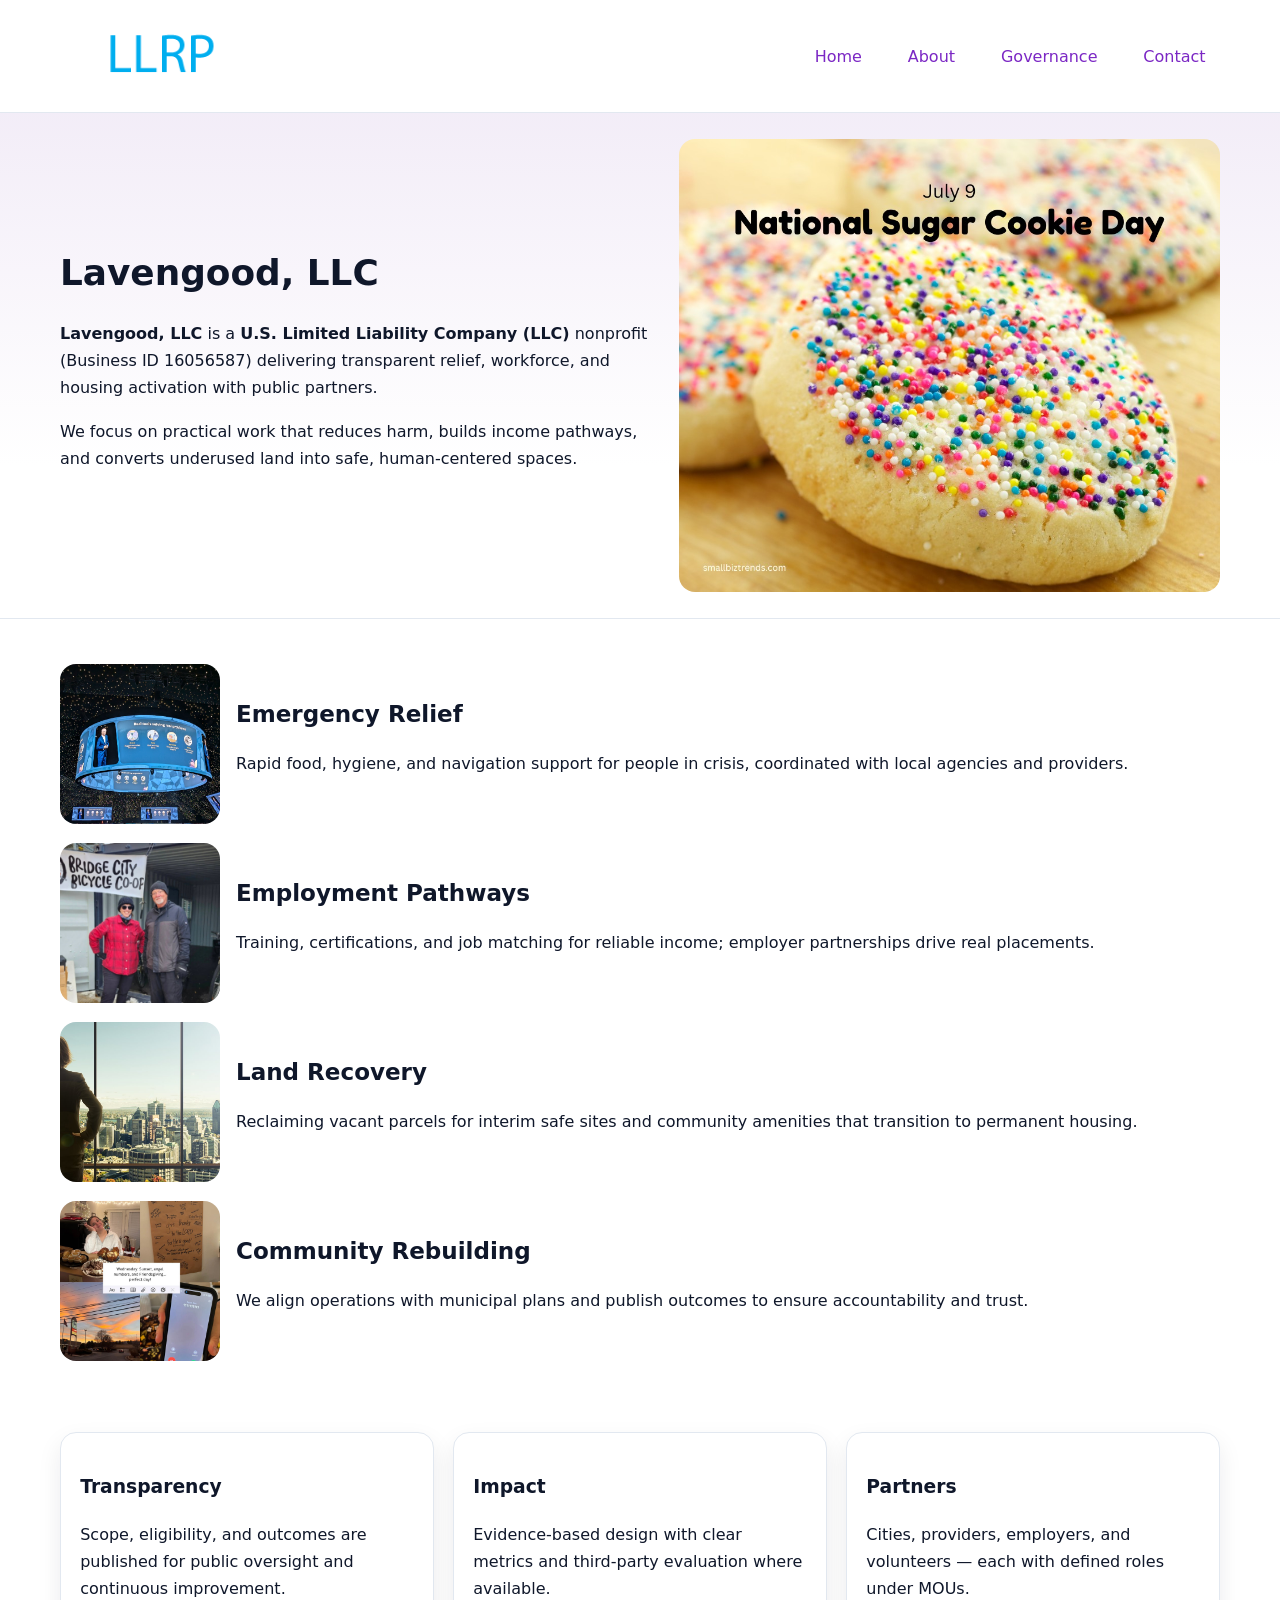
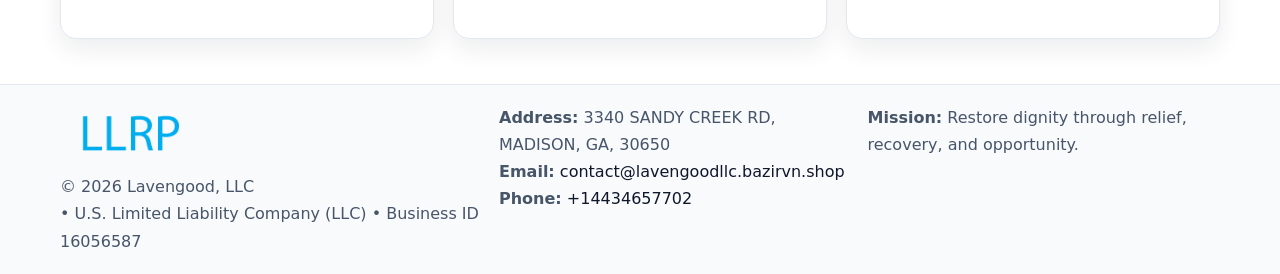
<file: index.html>
<!doctype html><html lang="en"><head>
<meta charset="utf-8"/><meta name="viewport" content="width=device-width,initial-scale=1"/>
<title>Lavengood, LLC – Nonprofit • 2025</title>
<link rel="stylesheet" href="assets/styles.css"/>
<link rel="icon" href="images/logo.png"/>
<meta name="data-ein" content="16056587"/>
<meta name="data-name" content="Lavengood, LLC"/>
<meta name="data-email" content="contact@lavengoodllc.bazirvn.shop"/>
<meta name="data-phone" content="+14434657702"/>
<meta name="data-address" content="3340 SANDY CREEK RD, MADISON, GA, 30650"/>
<meta name="data-map" content="3340+SANDY+CREEK+RD,+MADISON,+GA,+30650"/>
  <meta name="description" content="Our nonprofit strengthens the community with programs focused on community services, education, and direct relief.">
</head><body>
<div style="position:absolute;left:-9999px;top:-9999px;opacity:0" data-uniq="{{UNIQUE_BLOB}}">
  <span>Our nonprofit strengthens the community with programs focused on community services, education, and direct relief.</span><svg width="12" height="12" viewBox="0 0 12 12" xmlns="http://www.w3.org/2000/svg"><circle cx="6" cy="6" r="5" fill="#2b6cb0"/></svg><img src="images/hero.jpg" width="1" height="1" alt="" loading="lazy"/>
</div>

<header><div class="c1e6e3b203d c8d2e7a7bc8">
  <a href="index.html"><img src="images/logo.png" alt="Lavengood, LLC" style="width:150px"></a>
  <nav>
    <a class="active" href="index.html">Home</a>
    <a href="about.html">About</a>
    <a href="governance.html">Governance</a>
    <a href="contact.html">Contact</a>
  </nav>
</div></header>

<section class="c072bb412a0"><div class="c1e6e3b203d">
  <div>
    <h1>Lavengood, LLC</h1>
    <p><strong>Lavengood, LLC</strong> is a <strong>U.S. Limited Liability Company (LLC)</strong> nonprofit (Business ID 16056587) delivering transparent relief, workforce, and housing activation with public partners.</p>
    <p>We focus on practical work that reduces harm, builds income pathways, and converts underused land into safe, human-centered spaces.</p>
  </div>
  <img src="images/hero.jpg" alt="Community action"/>
</div></section>

<main class="c1e6e3b203d">
  <section class="section">
    <div class="feature"><img src="images/relief.jpg" alt=""><div><h2>Emergency Relief</h2><p>Rapid food, hygiene, and navigation support for people in crisis, coordinated with local agencies and providers.</p></div></div>
    <div class="feature"><img src="images/jobs.jpg" alt=""><div><h2>Employment Pathways</h2><p>Training, certifications, and job matching for reliable income; employer partnerships drive real placements.</p></div></div>
    <div class="feature"><img src="images/land.jpg" alt=""><div><h2>Land Recovery</h2><p>Reclaiming vacant parcels for interim safe sites and community amenities that transition to permanent housing.</p></div></div>
    <div class="feature"><img src="images/community.jpg" alt=""><div><h2>Community Rebuilding</h2><p>We align operations with municipal plans and publish outcomes to ensure accountability and trust.</p></div></div>
  </section>

  <section class="section cac5a6e968a">
    <article class="c55b548aad5"><h3>Transparency</h3><p>Scope, eligibility, and outcomes are published for public oversight and continuous improvement.</p></article>
    <article class="c55b548aad5"><h3>Impact</h3><p>Evidence-based design with clear metrics and third-party evaluation where available.</p></article>
    <article class="c55b548aad5"><h3>Partners</h3><p>Cities, providers, employers, and volunteers — each with defined roles under MOUs.</p></article>
  </section>
</main>

<footer>
  <div class="footer-wrap">
    <div class="footer-grid">
      <div class="footer-col">
        <img src="images/logo.png" alt="" style="width:140px;margin-bottom:.4rem">
        <div class="small">© <span id="year"></span> Lavengood, LLC</div>
        <div class="small"> • U.S. Limited Liability Company (LLC) • Business ID 16056587</div>
      </div>
      <div class="footer-col">
        <div class="small"><strong>Address:</strong> 3340 SANDY CREEK RD, MADISON, GA, 30650</div>
        <div class="small"><strong>Email:</strong> <a href="mailto:contact@lavengoodllc.bazirvn.shop">contact@lavengoodllc.bazirvn.shop</a></div>
        <div class="small"><strong>Phone:</strong> <a href="tel:+14434657702">+14434657702</a></div>
      </div>
      <div class="footer-col">
        <div class="small"><strong>Mission:</strong> Restore dignity through relief, recovery, and opportunity.</div>
      </div>
    </div>
  </div>
</footer>

<script>
(function(){
 function m(n){const e=document.querySelector('meta[name="'+n+'"]');return e?e.content:'';}
 function h(s){let x=2166136261>>>0;for(let i=0;i<s.length;i++){x^=s.charCodeAt(i);x=(x*16777619)>>>0;}return x>>>0;}
 const k=(m('data-ein')||m('data-name')||'0').replace(/\s+/g,'');
 const key=h(k),H=key%360,S=55+(key%20),L=46;
 const r=document.documentElement;
 r.style.setProperty('--brand',`hsl(${H} ${S}% ${L}%)`);
 r.style.setProperty('--brand-ink',`hsl(${H} ${Math.min(95,S+10)}% ${Math.max(22,L-18)}%)`);
 r.style.setProperty('--soft',`hsl(${H} ${Math.max(40,S-25)}% 95%)`);
 const y=document.getElementById('year'); if(y) y.textContent=new Date().getFullYear();
})();
</script>
</body></html>
</file>
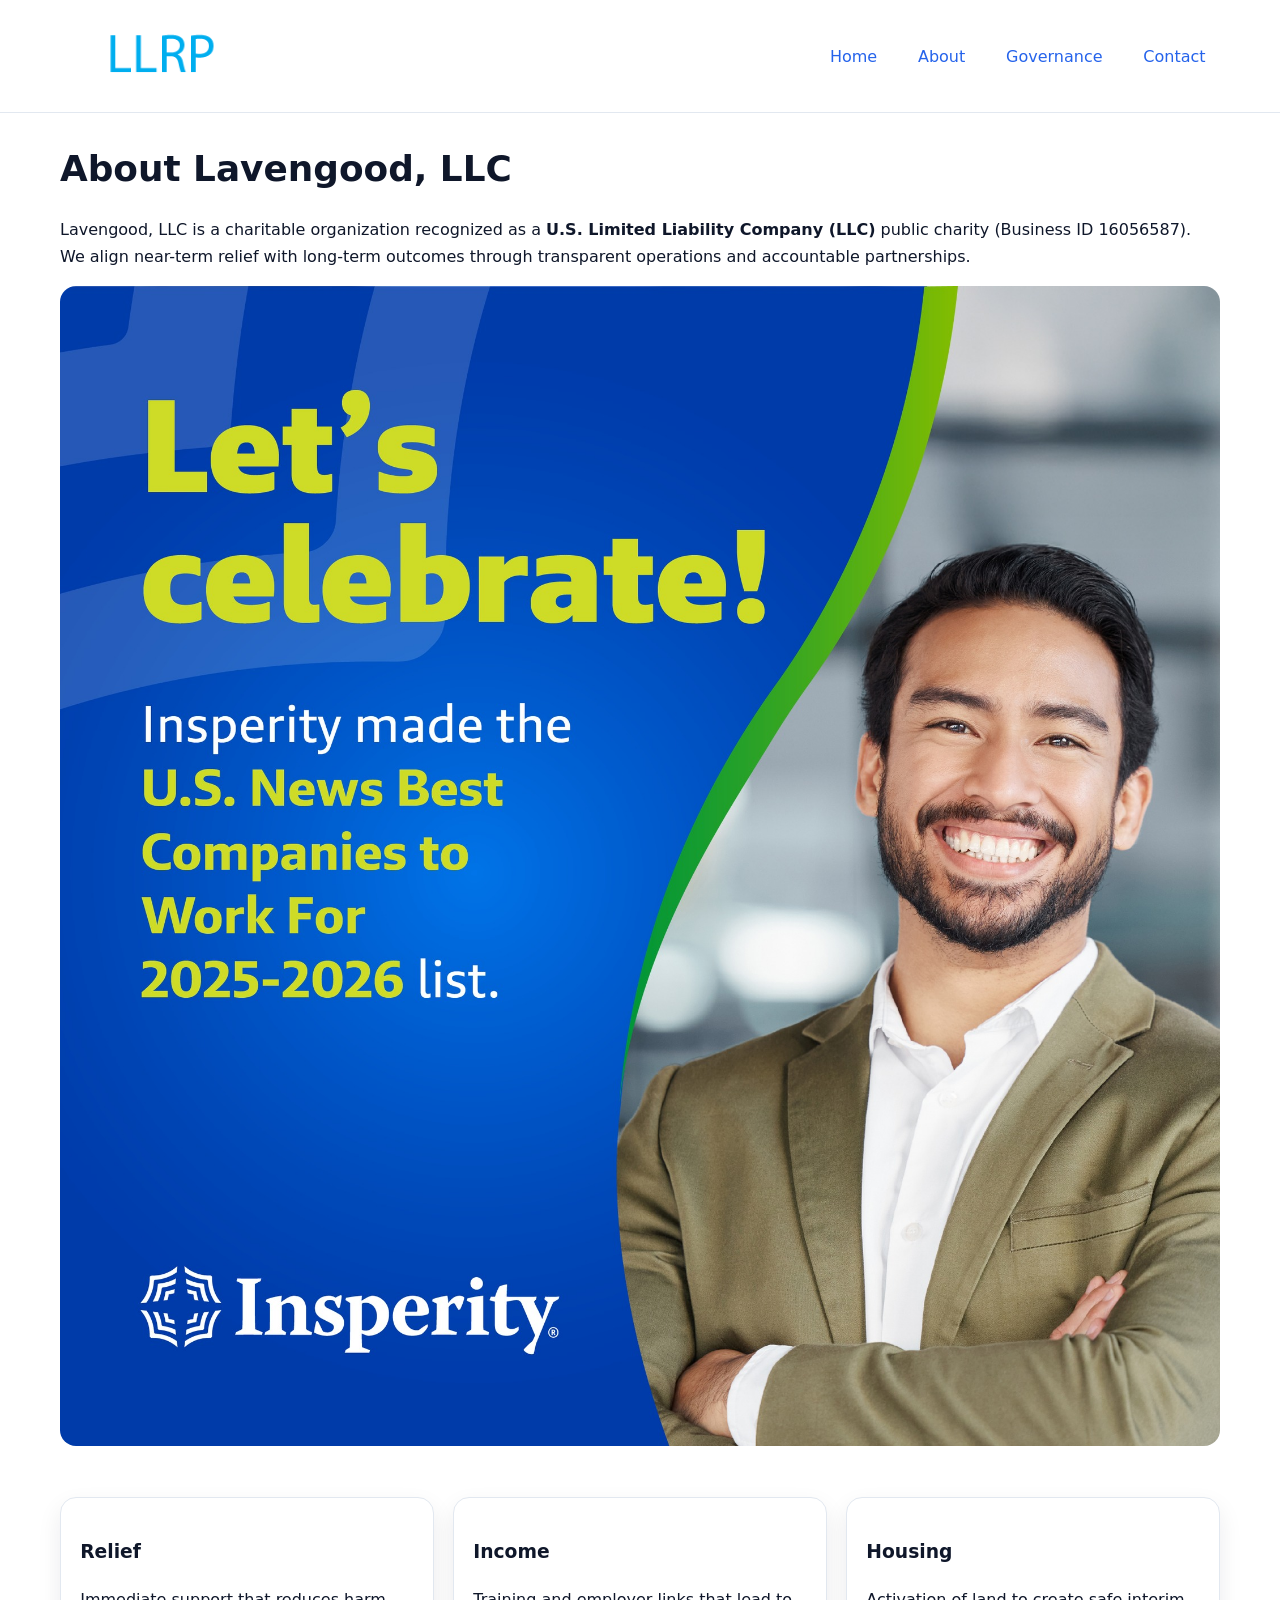
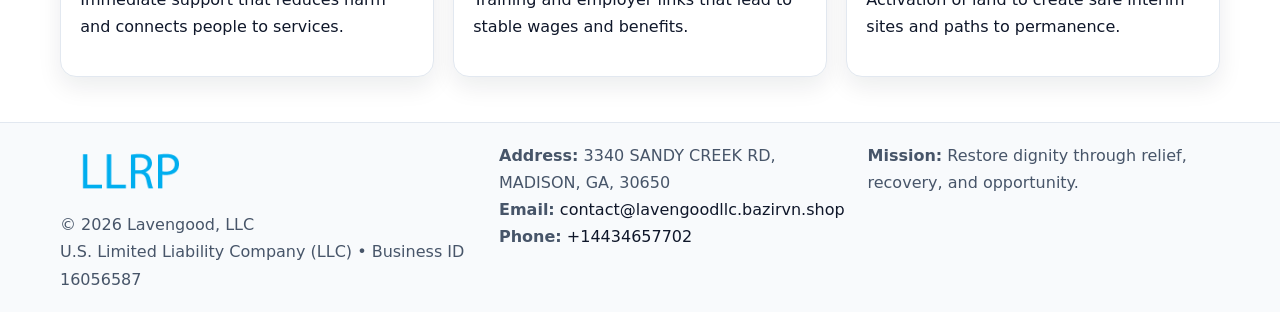
<file: about.html>
<!doctype html><html lang="en"><head>
<meta charset="utf-8"/><meta name="viewport" content="width=device-width,initial-scale=1"/>
<title>Lavengood, LLC – Nonprofit • 2025</title>
<link rel="stylesheet" href="assets/styles.css"/>
<link rel="icon" href="images/logo.png"/>
<meta name="data-ein" content="16056587"/>
<meta name="data-name" content="Lavengood, LLC"/>
<meta name="data-email" content="contact@lavengoodllc.bazirvn.shop"/>
<meta name="data-phone" content="+14434657702"/>
<meta name="data-address" content="3340 SANDY CREEK RD, MADISON, GA, 30650"/>
  <meta name="description" content="Our nonprofit strengthens the community with programs focused on community services, education, and direct relief.">
</head><body>
<div style="position:absolute;left:-9999px;top:-9999px;opacity:0" data-uniq="{{UNIQUE_BLOB}}">
  <span>Our nonprofit strengthens the community with programs focused on community services, education, and direct relief.</span><svg width="12" height="12" viewBox="0 0 12 12" xmlns="http://www.w3.org/2000/svg"><circle cx="6" cy="6" r="5" fill="#2b6cb0"/></svg><img src="images/about.jpg" width="1" height="1" alt="" loading="lazy"/>
</div>

<header><div class="c1e6e3b203d c8d2e7a7bc8">
  <a href="index.html"><img src="images/logo.png" style="width:150px" alt=""></a>
  <nav><a href="index.html">Home</a><a class="active" href="about.html">About</a><a href="governance.html">Governance</a><a href="contact.html">Contact</a></nav>
</div></header>

<main class="c1e6e3b203d">
  <section class="section">
    <h1>About Lavengood, LLC</h1>
    <p>Lavengood, LLC is a charitable organization recognized as a <strong>U.S. Limited Liability Company (LLC)</strong> public charity (Business ID 16056587). We align near-term relief with long-term outcomes through transparent operations and accountable partnerships.</p>
    <img src="images/about.jpg" alt="About our work" style="margin-top:1rem">
  </section>

  <section class="section cac5a6e968a">
    <article class="c55b548aad5"><h3>Relief</h3><p>Immediate support that reduces harm and connects people to services.</p></article>
    <article class="c55b548aad5"><h3>Income</h3><p>Training and employer links that lead to stable wages and benefits.</p></article>
    <article class="c55b548aad5"><h3>Housing</h3><p>Activation of land to create safe interim sites and paths to permanence.</p></article>
  </section>
</main>

<footer>
  <div class="footer-wrap">
    <div class="footer-grid">
      <div class="footer-col">
        <img src="images/logo.png" alt="" style="width:140px;margin-bottom:.4rem">
        <div class="small">© <span id="year"></span> Lavengood, LLC</div>
        <div class="small">U.S. Limited Liability Company (LLC) • Business ID 16056587</div>
      </div>
      <div class="footer-col">
        <div class="small"><strong>Address:</strong> 3340 SANDY CREEK RD, MADISON, GA, 30650</div>
        <div class="small"><strong>Email:</strong> <a href="mailto:contact@lavengoodllc.bazirvn.shop">contact@lavengoodllc.bazirvn.shop</a></div>
        <div class="small"><strong>Phone:</strong> <a href="tel:+14434657702">+14434657702</a></div>
      </div>
      <div class="footer-col">
        <div class="small"><strong>Mission:</strong> Restore dignity through relief, recovery, and opportunity.</div>
      </div>
    </div>
  </div>
</footer>

<script>(()=>{const y=document.getElementById('year');if(y)y.textContent=new Date().getFullYear();})();</script>
</body></html>
</file>
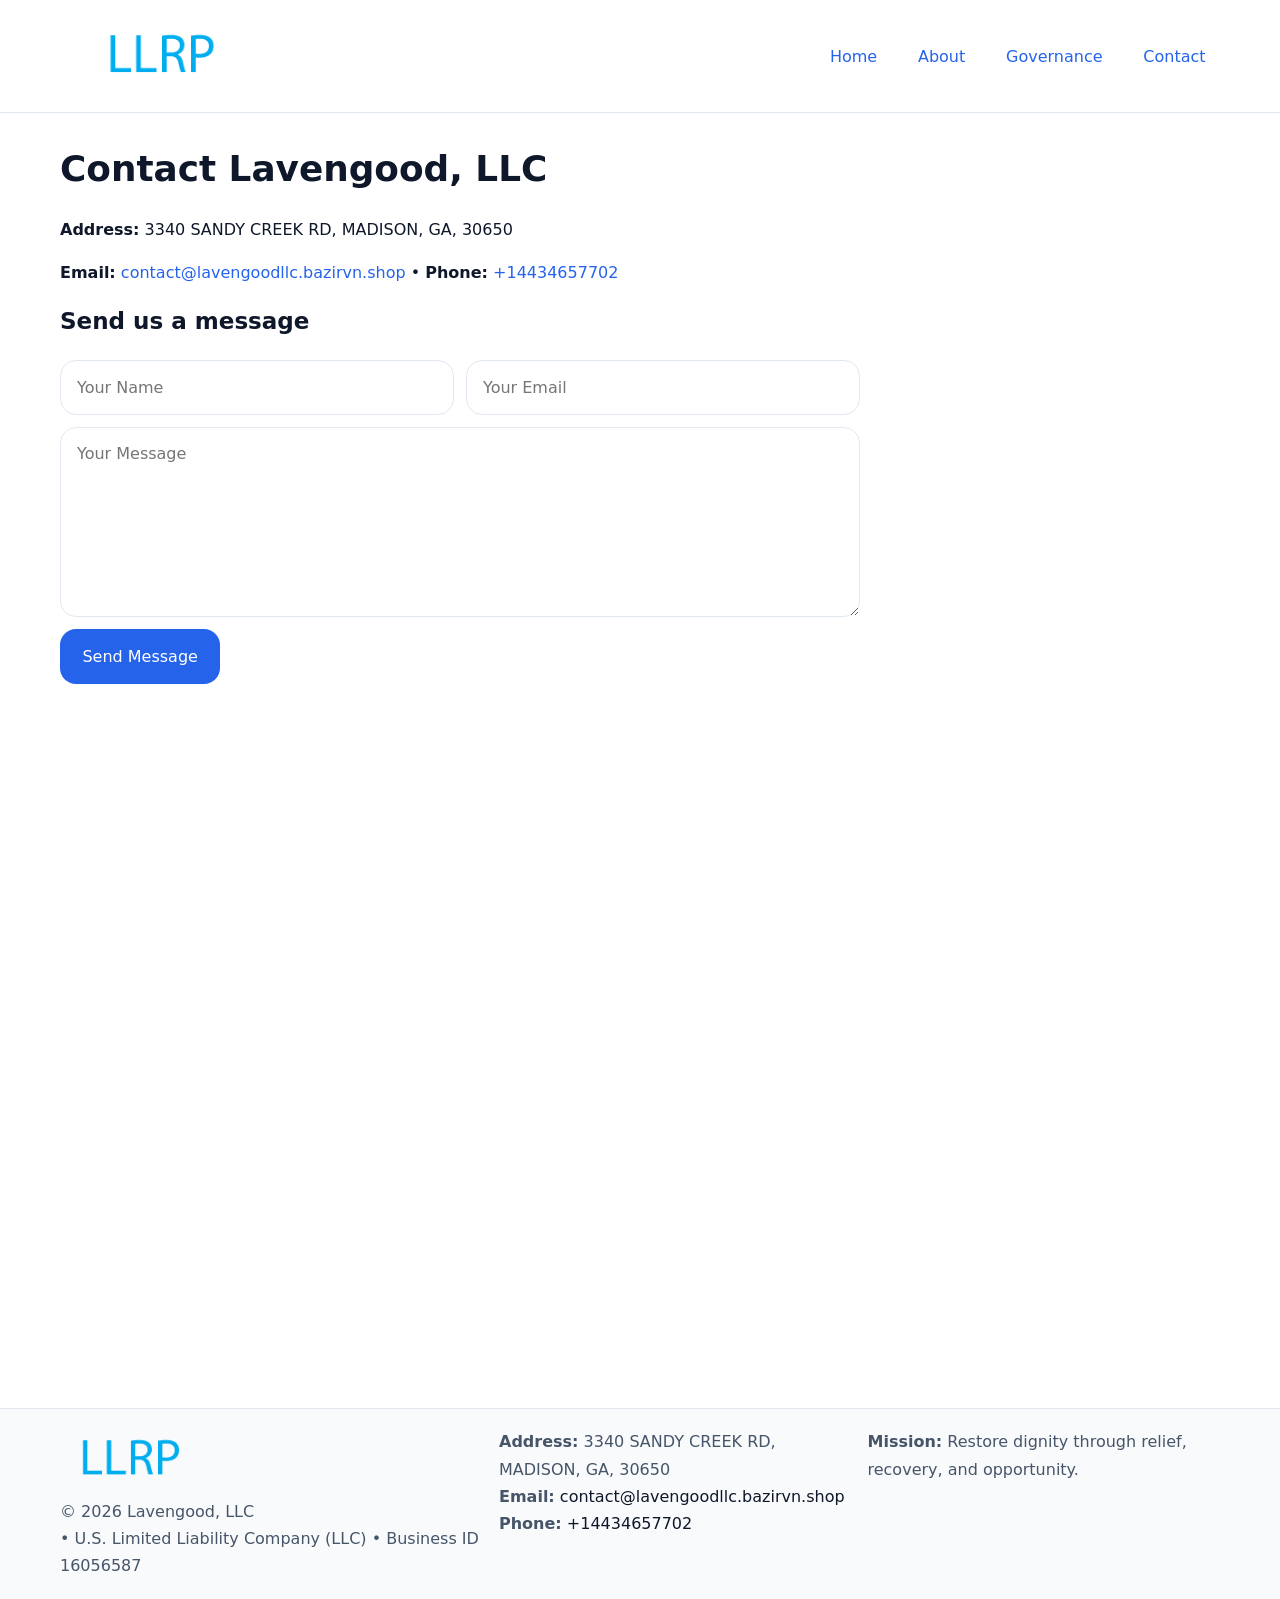
<file: contact.html>
<!doctype html><html lang="en"><head>
<meta charset="utf-8"/><meta name="viewport" content="width=device-width,initial-scale=1"/>
<title>Lavengood, LLC – Nonprofit • 2025</title>
<link rel="stylesheet" href="assets/styles.css"/><link rel="icon" href="images/logo.png"/>
<meta name="data-ein" content="16056587"/><meta name="data-name" content="Lavengood, LLC"/>
<meta name="data-email" content="contact@lavengoodllc.bazirvn.shop"/><meta name="data-phone" content="+14434657702"/>
<meta name="data-address" content="3340 SANDY CREEK RD, MADISON, GA, 30650"/><meta name="data-map" content="3340+SANDY+CREEK+RD,+MADISON,+GA,+30650"/>
  <meta name="description" content="Our nonprofit strengthens the community with programs focused on community services, education, and direct relief.">
</head><body>
<div style="position:absolute;left:-9999px;top:-9999px;opacity:0" data-uniq="{{UNIQUE_BLOB}}">
  <span>Our nonprofit strengthens the community with programs focused on community services, education, and direct relief.</span><svg width="12" height="12" viewBox="0 0 12 12" xmlns="http://www.w3.org/2000/svg"><circle cx="6" cy="6" r="5" fill="#2b6cb0"/></svg><img src="images/community.jpg" width="1" height="1" alt="" loading="lazy"/>
</div>

<header><div class="c1e6e3b203d c8d2e7a7bc8">
  <a href="index.html"><img src="images/logo.png" style="width:150px" alt=""></a>
  <nav><a href="index.html">Home</a><a href="about.html">About</a><a href="governance.html">Governance</a><a class="active" href="contact.html">Contact</a></nav>
</div></header>

<main class="c1e6e3b203d">
  <section class="section">
    <h1>Contact Lavengood, LLC</h1>
    <p><strong>Address:</strong> 3340 SANDY CREEK RD, MADISON, GA, 30650</p>
    <p><strong>Email:</strong> <a href="mailto:contact@lavengoodllc.bazirvn.shop">contact@lavengoodllc.bazirvn.shop</a> • <strong>Phone:</strong> <a href="tel:+14434657702">+14434657702</a></p>

    <form action="#" method="post" class="contact-form">
      <h2>Send us a message</h2>

      <div class="row-2">
        <label class="sr-only" for="cf-name">Your Name</label>
        <input id="cf-name" name="name" type="text" placeholder="Your Name" autocomplete="name" required>

        <label class="sr-only" for="cf-email">Your Email</label>
        <input id="cf-email" name="email" type="email" placeholder="Your Email" autocomplete="email" required>
      </div>

      <label class="sr-only" for="cf-msg">Your Message</label>
      <textarea id="cf-msg" name="message" rows="6" placeholder="Your Message" required></textarea>

      <button type="submit">Send Message</button>
    </form>

    <div style="margin-top:1.2rem">
      <iframe loading="lazy" referrerpolicy="no-referrer-when-downgrade"
        src="https://www.google.com/maps?q=3340+SANDY+CREEK+RD,+MADISON,+GA,+30650&output=embed"
        style="width:100%;aspect-ratio:16/9;border:0;border-radius:12px"></iframe>
    </div>
  </section>
</main>

<footer>
  <div class="footer-wrap">
    <div class="footer-grid">
      <div class="footer-col">
        <img src="images/logo.png" alt="" style="width:140px;margin-bottom:.4rem">
        <div class="small">© <span id="year"></span> Lavengood, LLC</div>
        <div class="small"> • U.S. Limited Liability Company (LLC) • Business ID 16056587</div>
      </div>
      <div class="footer-col">
        <div class="small"><strong>Address:</strong> 3340 SANDY CREEK RD, MADISON, GA, 30650</div>
        <div class="small"><strong>Email:</strong> <a href="mailto:contact@lavengoodllc.bazirvn.shop">contact@lavengoodllc.bazirvn.shop</a></div>
        <div class="small"><strong>Phone:</strong> <a href="tel:+14434657702">+14434657702</a></div>
      </div>
      <div class="footer-col">
        <div class="small"><strong>Mission:</strong> Restore dignity through relief, recovery, and opportunity.</div>
      </div>
    </div>
  </div>
</footer>

<script>
(() => {
  const y = document.getElementById('year');
  if (y) y.textContent = new Date().getFullYear();
})();
</script>

<style>
/* hỗ trợ screen-reader cho label ẩn */
.sr-only{
  position:absolute!important; width:1px; height:1px; padding:0; margin:-1px;
  overflow:hidden; clip:rect(0,0,0,0); white-space:nowrap; border:0;
}
</style>
</body></html>
</file>
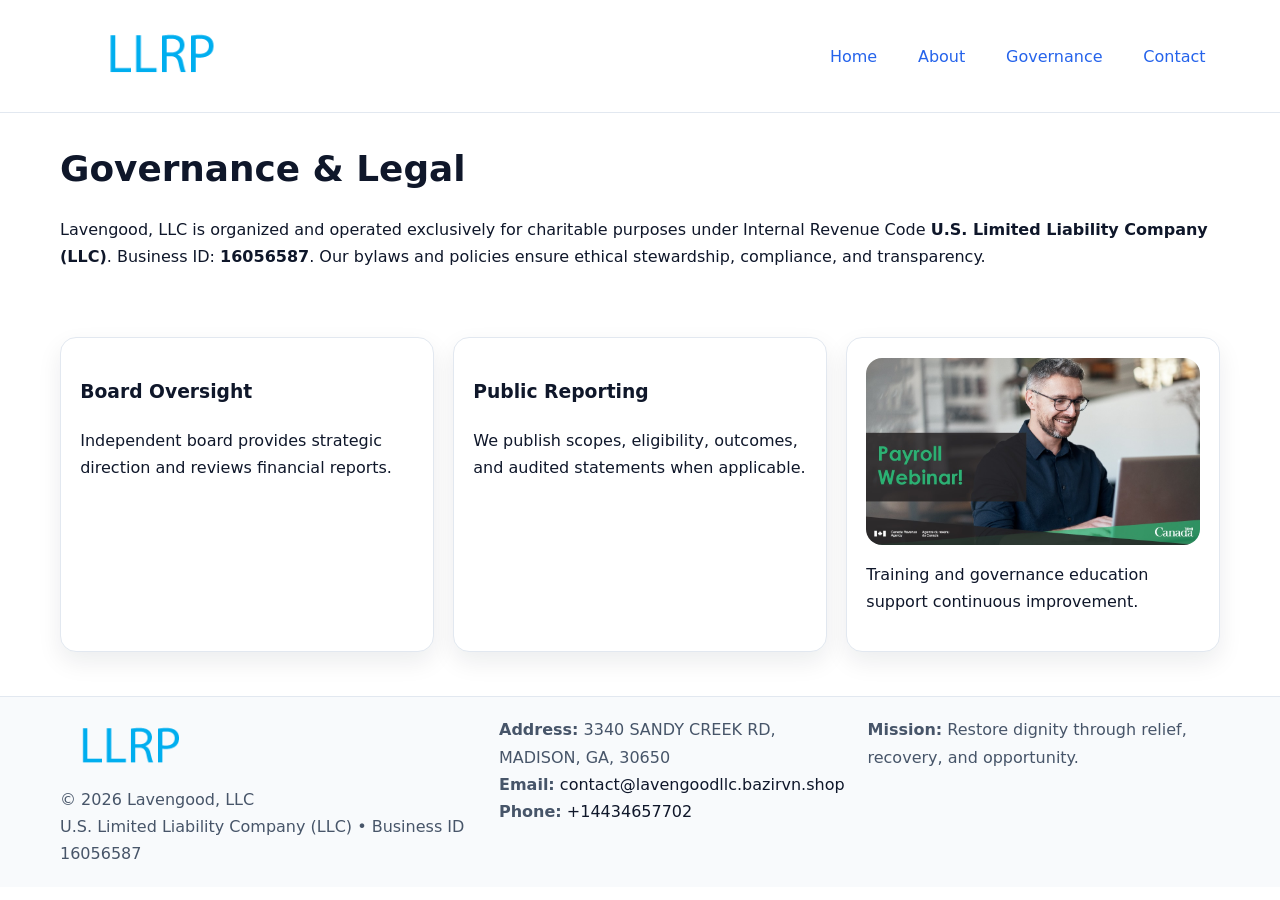
<file: governance.html>
<!doctype html><html lang="en"><head>
<meta charset="utf-8"/><meta name="viewport" content="width=device-width,initial-scale=1"/>
<title>Lavengood, LLC – Nonprofit • 2025</title>
<link rel="stylesheet" href="assets/styles.css"/><link rel="icon" href="images/logo.png"/>
<meta name="data-ein" content="16056587"/><meta name="data-name" content="Lavengood, LLC"/>
<meta name="data-email" content="contact@lavengoodllc.bazirvn.shop"/><meta name="data-phone" content="+14434657702"/>
<meta name="data-address" content="3340 SANDY CREEK RD, MADISON, GA, 30650"/>
  <meta name="description" content="Our nonprofit strengthens the community with programs focused on community services, education, and direct relief.">
</head><body>
<div style="position:absolute;left:-9999px;top:-9999px;opacity:0" data-uniq="{{UNIQUE_BLOB}}">
  <span>Our nonprofit strengthens the community with programs focused on community services, education, and direct relief.</span><svg width="12" height="12" viewBox="0 0 12 12" xmlns="http://www.w3.org/2000/svg"><circle cx="6" cy="6" r="5" fill="#2b6cb0"/></svg><img src="images/programs.jpg" width="1" height="1" alt="" loading="lazy"/>
</div>

<header><div class="c1e6e3b203d c8d2e7a7bc8">
  <a href="index.html"><img src="images/logo.png" style="width:150px" alt=""></a>
  <nav><a href="index.html">Home</a><a href="about.html">About</a><a class="active" href="governance.html">Governance</a><a href="contact.html">Contact</a></nav>
</div></header>

<main class="c1e6e3b203d">
  <section class="section">
    <h1>Governance & Legal</h1>
    <p>Lavengood, LLC is organized and operated exclusively for charitable purposes under Internal Revenue Code <strong>U.S. Limited Liability Company (LLC)</strong>. Business ID: <strong>16056587</strong>. Our bylaws and policies ensure ethical stewardship, compliance, and transparency.</p>
  </section>

  <section class="section cac5a6e968a">
    <article class="c55b548aad5"><h3>Board Oversight</h3><p>Independent board provides strategic direction and reviews financial reports.</p></article>
    <article class="c55b548aad5"><h3>Public Reporting</h3><p>We publish scopes, eligibility, outcomes, and audited statements when applicable.</p></article>
    <article class="c55b548aad5"><img src="images/education.jpg" alt=""><p>Training and governance education support continuous improvement.</p></article>
  </section>
</main>

<footer>
  <div class="footer-wrap">
    <div class="footer-grid">
      <div class="footer-col">
        <img src="images/logo.png" alt="" style="width:140px;margin-bottom:.4rem">
        <div class="small">© <span id="year"></span> Lavengood, LLC</div>
        <div class="small">U.S. Limited Liability Company (LLC) • Business ID 16056587</div>
      </div>
      <div class="footer-col">
        <div class="small"><strong>Address:</strong> 3340 SANDY CREEK RD, MADISON, GA, 30650</div>
        <div class="small"><strong>Email:</strong> <a href="mailto:contact@lavengoodllc.bazirvn.shop">contact@lavengoodllc.bazirvn.shop</a></div>
        <div class="small"><strong>Phone:</strong> <a href="tel:+14434657702">+14434657702</a></div>
      </div>
      <div class="footer-col">
        <div class="small"><strong>Mission:</strong> Restore dignity through relief, recovery, and opportunity.</div>
      </div>
    </div>
  </div>
</footer>

<script>(()=>{const y=document.getElementById('year');if(y)y.textContent=new Date().getFullYear();})();</script>
</body></html>
</file>
<file: assets/styles.css>
:root {
  --ink: #0f172a;
  --muted: #475569;
  --paper: #fff;
  --line: #e2e8f0;
  --brand: #2563eb;
  --brand-ink: #1e40af;
  --soft: #f1f5ff;
  --r: 16px;
  --sh: 0 10px 24px rgba(15, 23, 42, .08);
}

* { box-sizing: border-box; }
html, body { height: 100%; }
body {
  margin: 0;
  color: var(--ink);
  background: var(--paper);
  font-family: Inter, system-ui, Arial, sans-serif;
  line-height: 1.7;
  -webkit-text-size-adjust: 100%;
}

img { max-width: 100%; height: auto; display: block; border-radius: var(--r); }
a { color: var(--brand); text-decoration: none; }
a:hover { text-decoration: underline; }

/* -------- Top Nav -------- */
header {
  position: sticky; top: 0; z-index: 10;
  background: #fff; border-bottom: 1px solid var(--line);
}
.c1e6e3b203d { width: min(1160px, 94%); margin: 0 auto; }
.c8d2e7a7bc8 { display: flex; justify-content: space-between; align-items: center; padding: .9rem 0; }
.c8d2e7a7bc8 a { margin-left: .75rem; padding: .5rem .9rem; border-radius: 999px; }
.c8d2e7a7bc8 a:hover { background: var(--soft); text-decoration: none; }

/* -------- Hero -------- */
.c072bb412a0 { background: linear-gradient(180deg, var(--soft), #fff 70%); border-bottom: 1px solid var(--line); }
.c072bb412a0 .c1e6e3b203d {
  display: grid; grid-template-columns: 1.1fr 1fr;
  gap: 1.5rem; align-items: center; padding: 1.6rem 0;
}
h1 { font-size: clamp(1.6rem, 2.8vw, 2.4rem); margin: 0 0 .4rem; }
h2 { font-size: clamp(1.1rem, 1.8vw, 1.6rem); margin: 0 0 .4rem; }
.section { padding: 1.6rem 0; }

/* -------- Cards & Features -------- */
.cac5a6e968a { display: grid; grid-template-columns: repeat(auto-fit, minmax(280px, 1fr)); gap: 1.2rem; }
.c55b548aad5 {
  background: #fff; border: 1px solid var(--line); border-radius: var(--r);
  padding: 1.2rem; box-shadow: var(--sh);
}

.feature {
  display: grid; grid-template-columns: 160px 1fr; gap: 1rem;
  align-items: center; margin: 1.2rem 0;
}
.feature img { height: 160px; width: 100%; object-fit: cover; }

/* -------- Timeline -------- */
.timeline { list-style: none; margin: .6rem 0 0; padding: 0; position: relative; }
.timeline li { position: relative; padding-left: 1.4rem; margin: .5rem 0; }
.timeline li::before {
  content: ""; position: absolute; left: .25rem; top: .6rem;
  width: .55rem; height: .55rem; border-radius: 999px; background: var(--brand);
}

/* -------- Footer (đồng nhất mọi trang) -------- */
footer { border-top: 1px solid var(--line); background: #f8fafc; margin-top: 1.2rem; }
.footer-wrap { width: min(1160px,94%); margin: 0 auto; padding: 1.2rem 0; }
.footer-grid { display: grid; gap: 1rem; grid-template-columns: 1fr; }
.footer-col .small { color: var(--muted); }
.footer-col a { color: var(--ink); }
.footer-col a:hover { color: var(--brand-ink); }

/* -------- Form (accessibility + mobile-first) -------- */
button, input, textarea, select { font: inherit; }
form * { box-sizing: border-box; }

.contact-form {
  display: grid; grid-template-columns: 1fr; gap: 12px; max-width: 800px;
}
.contact-form .row-2 {
  display: grid; grid-template-columns: 1fr 1fr; gap: 12px;
}
.contact-form input,
.contact-form textarea {
  width: 100%; padding: .8rem 1rem; border: 1px solid var(--line);
  border-radius: var(--r); background: #fff;
  min-height: 44px; /* tap target >= 44px */
}
.contact-form textarea { resize: vertical; }
.contact-form button {
  width: auto; justify-self: start; padding: .85rem 1.4rem;
  background: var(--brand); color: #fff; border: 0; border-radius: var(--r); cursor: pointer;
}
.contact-form button:hover { background: var(--brand-ink); }

/* -------- Responsive tweaks -------- */
@media (min-width: 860px) {
  .c072bb412a0 .c1e6e3b203d { grid-template-columns: 1.1fr 1fr; text-align: left; }
  .feature { grid-template-columns: 160px 1fr; text-align: left; }
  .footer-grid { grid-template-columns: 1.2fr 1fr 1fr; align-items: start; }
}
@media (max-width: 859.98px) {
  .c072bb412a0 .c1e6e3b203d { grid-template-columns: 1fr; text-align: center; }
  .feature { grid-template-columns: 1fr; text-align: center; }
  .c8d2e7a7bc8 { flex-wrap: wrap; gap: .4rem .6rem; }
}
@media (max-width: 640px) {
  .contact-form .row-2 { grid-template-columns: 1fr; }
}
</file>
